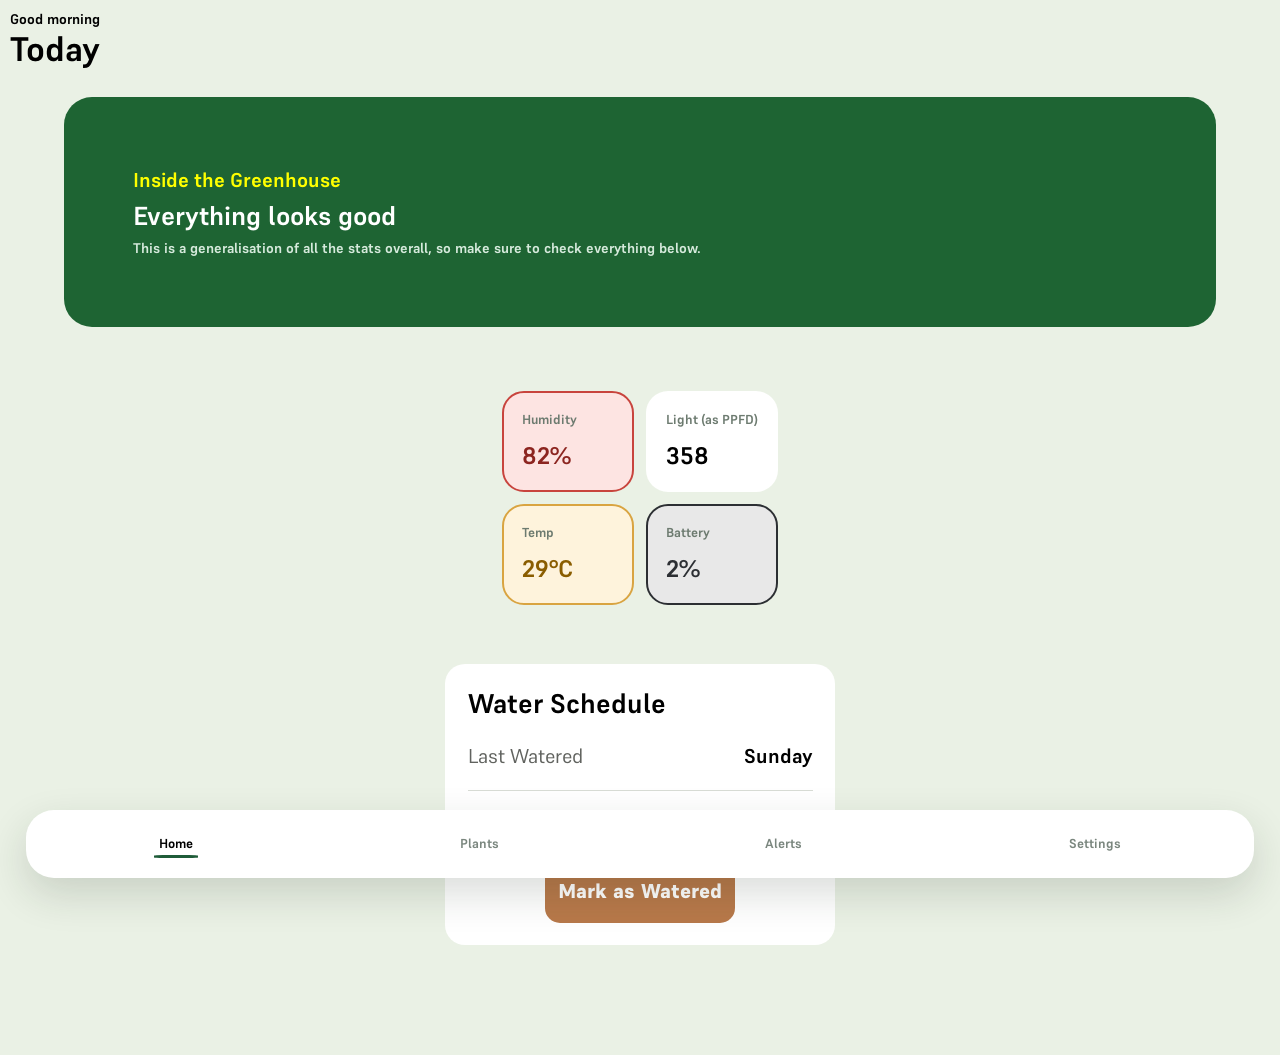
<file: index.html>
<!-- Home Page HTML -->

<!DOCTYPE html>
  <!-- Thank you to Fontshare™ for the font we used.
   https://www.fontshare.com/fonts/supreme -->

   <!-- And a special thanks to Jack Trebble for creating this beautiful app. -->
<html lang="en">
<head>
  <meta charset="UTF-8" />
  <meta name="viewport" content="width=device-width, initial-scale=1.0" />
  <title>WillGrow | Home</title>
  <link rel="stylesheet" href="style.css" />
  <link rel="stylesheet" href="supreme.css" />
  <script src="script.js"></script>
  <noscript>Sorry, but your browser does not support JavaScript!</noscript>
</head>
<body>
    <header class="app-header">
        <div>
            <p class="eyebrow">Good morning</p>
            <h1>Today</h1>
        </div>
    </header>

            <div class="hero-card-fitting">
          <section class="hero-card">
            <div>
              <p class="card-label">Inside the Greenhouse</p>
              <h2>Everything looks good</h2>
              <p class="card-text">
                This is a generalisation of all the stats overall, so make sure to check everything below.
              </p>
            </div>
          </section>
        </div>

    <main class="content">

        <!-- Greenhouse stats -->
        <section class="stats-grid">
            <div class="stat-card" id="humid-stat">
              <p>Humidity</p>
              <strong>82%</strong>
            </div>

            <div class="stat-card" id="light-stat">
              <p>Light (as PPFD)</p>
              <strong>358</strong>
            </div>

            <div class="stat-card" id="temp-stat">
              <p>Temp</p>
              <strong>29°C</strong>
            </div>

            <div class="stat-card" id="battery-stat">
              <p>Battery</p>
              <strong>2%</strong>
            </div>
        </section>

        <!-- Water Scheduler -->
        <section class="water-schedule">

          <h3><strong>Water Schedule</strong></h3>

          <div class="water-card">
            <p>Last Watered</p>
            <p class="water-date" id="last-watered">Sunday</p>
          </div>

          <hr>

          <div class="water-card">
            <p>Next Watering</p>
            <p class="water-date" id="next-water">Tomorrow</p>
          </div>

          <div id="water-btn-fit">
            <button class="water-btn" id="waterButton">
              <span class="label-dry">Mark as Watered</span>
              <span class="water-fill">
                <span class="label-wet">Watered</span>
              </span>
            </button>
          </div>

        </section>

    </main>
    
    <nav class="bottom-nav">
      <a class="nav-btn active"href="/index.html">Home</a>
      <a class="nav-btn" href="/page/plants/plants.html">Plants</a>
      <a class="nav-btn" href="/page/alerts/alerts.html">Alerts</a>
      <a class="nav-btn" href="/page/settings/settings.html">Settings</a>
    </nav>


</body>
</html>
</file>
<file: style.css>
/* Home Page CSS */

@media (prefers-reduced-motion: reduce) {
    * {
        animation: none !important;
        transition: none !important;
    }    
}


html,
body {
  margin: 0;
  min-height: 100% !important;

  color: black;

  user-select: none !important;
}

body {
  font-family: Supreme-Bold;
  background: #EAF1E5;

  display: flex;
  flex-direction: column;
  align-items: center;
  min-height: 100vh;
  justify-content: center;
}


 /* app header ==================*/
.app-header {
  align-self: flex-start;
  padding: 10px 0 30px 10px;

  display: flex;
  
  justify-content: space-between;
}

.eyebrow {
  margin: 0 0 4px;
  font-size: 14px;
  color: black;
}

h1 {
  font-family: Supreme-Bold;
  src: url('fonts/Supreme-Bold.woff2') format('woff2');
  margin: 0;
  font-size: 34px;
  line-height: 1;
  color: black;
}

.content {
  flex: 1;
  /* overflow-y: auto; */
  padding: 0 0px 110px;

  display: flex;
  flex-direction: column;
  gap: 18px;
}

/* app header end ============== */

.hero-card-fitting {
  width: 90%;
  margin-bottom: 5%;
}


/* Hero card */
.hero-card {
  background: #1E6433;
  color: white;
  border-radius: 28px;
  padding: 6%;
}

.card-label {
  margin: 0 0 8px;
  font-size: 20px;
  color: yellow;
}

.hero-card h2 {
  margin: 0 0 8px;
  font-size: 26px;
  line-height: 1.1;
}

.card-text {
  margin: 0;
  font-size: 14px;
  color: #d6eadc;
}


/* 
  Two-column card layout.
*/
.stats-grid {
  display: grid;
  grid-template-columns: 1fr 1fr;
  gap: 12px;
}

.stat-card {
  background: #ffffff;
  border-radius: 22px;
  padding: 18px;
}

.stat-card p {
  margin: 0 0 10px;
  font-size: 13px;
  color: #6d7b70;
}

.stat-card strong {
  font-size: 24px;
}

#humid-stat {
  background: #fde4e2;
  border: 2px solid #c8443d;
  color: #8c2520;
}

#temp-stat {
  background: #fef3dc;
  border: 2px solid #d9a441;
  color: #8a5d00;
}

#light-stat {
  background: #ffffff;
  border: 2px solid transparent;
}

#battery-stat {
  background: #e8e8e8;
  border: 2px solid #2c2f33;
  color: #2c2f33;
}


/* Water Scheduler */
.water-schedule {
  display: flex;
  align-items: flex-start;
  justify-content: center;
  flex-direction: column;
  margin-top: 15%;
  padding: 8%;

  background: #ffffff;
  border-radius: 20px;

  align-self: center;
  min-width: 125%;
}

.water-card {
  display: grid;
  grid-template-columns: 1fr auto;
  width: 100%;
  font-size: 20px;

  font-family: Supreme-Regular;
  src: url('../fonts/Supreme-Regular.woff2') format('woff2');
  color: #61635f;
}

hr {
  width: 100%;
  height: 1px;
  border: none;
  background: #d8dcd5;
  flex-shrink: 0;       
  align-self: stretch;  
  margin: 0;
  padding: 0;
}
.water-schedule h3 {
  margin: 0;
  font-size: 27px;
}

.water-date {
  font-family: Supreme-Bold;
  src: url('fonts/Supreme-bold.woff2') format('woff2');

  color: black;

  align-items: flex-start;
}


/* Water button */
#water-btn-fit {
  display: flex;
  justify-content: center;
  width: 100%;
}

.water-btn {
background: #B8794A;

  border: none;
  border-radius: 15px;

  color: white;
  font-size: 20px;
  font-family: Supreme-ExtraBold;
  src: url('fonts/Supreme-Extrabold.woff2') format('woff2');

  padding: 20px 40px;

  cursor: pointer;

  position: relative;
  overflow: hidden;

  width: 190px;
  height: 64px;
}

.label-dry {
  position: absolute;
  inset: 0;
  display: flex;
  align-items: center;
  justify-content: center;
  color: white;
  z-index: 1;
}

.water-fill {
  position: absolute;
  bottom: 0;
  left: 0;
  width: 100%;
  height: 0;
  background: #4a90d4;
  overflow: hidden;       /* clips the wet text to the water height */
  transition: height 0.8s ease-in-out;
  z-index: 2;
}

.label-wet {
  position: absolute;
  bottom: 0;
  left: 0;
  width: 240px;           /* same as button width */
  height: 64px;           /* same as button height */
  display: flex;
  align-items: center;
  justify-content: center;
  color: white;
  font-weight: 900;
}

/* 
  Bottom navigation bar
*/


.bottom-nav {
  position: fixed;
  bottom: 2.5%;
  left: 2%;
  right: 2%;

  height: 68px;
  border-radius: 28px;
  background: #ffffff;

  display: flex;
  align-items: center;
  justify-content: space-around;

  box-shadow: 0 16px 40px rgba(28, 44, 34, 0.16);
  z-index: 10;
}

.bottom-nav a {
  position: relative;
  text-decoration: none;
  color: #7a867e;
  font-size: 13px;
  font-weight: 700;
  padding: 5px 5px;
  cursor: pointer;
}

.bottom-nav a::after {
  content: "";
  position: absolute;
  bottom: 0;
  left: 0;
  width: 0;
  height: 3px;
  background: grey;
  border-radius: 20%;
  transition: width 0.3s ease, left 0.3s ease;
}

.bottom-nav a:hover::after {
  width: 100%;
  left: 0;
}

.bottom-nav a.active {
  color: black;
}

.bottom-nav a.active::after {
  width: 100%;
  background: #1f5c39;
}

main {
  padding-bottom: 68px;
  flex: 1;
}

.view-btn a:hover::after {
  color: yellow;
  /* transition: width 0.3s ease, left 0.3s ease; */
}
</file>
<file: supreme.css>
/**
* @license
*
* Font Family: Supreme
* Designed by: Jérémie Hornus, Ilya Naumoff
* URL: https://www.fontshare.com/fonts/supreme
* © 2026 Indian Type Foundry
*
* Supreme Thin 
* Supreme ThinItalic 
* Supreme Extralight 
* Supreme ExtralightItalic 
* Supreme Light 
* Supreme LightItalic 
* Supreme Regular 
* Supreme Italic 
* Supreme Medium 
* Supreme MediumItalic 
* Supreme Bold 
* Supreme BoldItalic 
* Supreme Extrabold 
* Supreme ExtraboldItalic 
* Supreme Variable (Variable font)
* Supreme VariableItalic (Variable font)

*
*/
@font-face {
  font-family: 'Supreme-Thin';
  src: url('../fonts/Supreme-Thin.woff2') format('woff2'),
       url('../fonts/Supreme-Thin.woff') format('woff'),
       url('../fonts/Supreme-Thin.ttf') format('truetype');
  font-weight: 100;
  font-display: swap;
  font-style: normal;
}
@font-face {
  font-family: 'Supreme-ThinItalic';
  src: url('../fonts/Supreme-ThinItalic.woff2') format('woff2'),
       url('../fonts/Supreme-ThinItalic.woff') format('woff'),
       url('../fonts/Supreme-ThinItalic.ttf') format('truetype');
  font-weight: 100;
  font-display: swap;
  font-style: italic;
}
@font-face {
  font-family: 'Supreme-Extralight';
  src: url('../fonts/Supreme-Extralight.woff2') format('woff2'),
       url('../fonts/Supreme-Extralight.woff') format('woff'),
       url('../fonts/Supreme-Extralight.ttf') format('truetype');
  font-weight: 200;
  font-display: swap;
  font-style: normal;
}
@font-face {
  font-family: 'Supreme-ExtralightItalic';
  src: url('../fonts/Supreme-ExtralightItalic.woff2') format('woff2'),
       url('../fonts/Supreme-ExtralightItalic.woff') format('woff'),
       url('../fonts/Supreme-ExtralightItalic.ttf') format('truetype');
  font-weight: 200;
  font-display: swap;
  font-style: italic;
}
@font-face {
  font-family: 'Supreme-Light';
  src: url('../fonts/Supreme-Light.woff2') format('woff2'),
       url('../fonts/Supreme-Light.woff') format('woff'),
       url('../fonts/Supreme-Light.ttf') format('truetype');
  font-weight: 300;
  font-display: swap;
  font-style: normal;
}
@font-face {
  font-family: 'Supreme-LightItalic';
  src: url('../fonts/Supreme-LightItalic.woff2') format('woff2'),
       url('../fonts/Supreme-LightItalic.woff') format('woff'),
       url('../fonts/Supreme-LightItalic.ttf') format('truetype');
  font-weight: 300;
  font-display: swap;
  font-style: italic;
}
@font-face {
  font-family: 'Supreme-Regular';
  src: url('../fonts/Supreme-Regular.woff2') format('woff2'),
       url('../fonts/Supreme-Regular.woff') format('woff'),
       url('../fonts/Supreme-Regular.ttf') format('truetype');
  font-weight: 400;
  font-display: swap;
  font-style: normal;
}
@font-face {
  font-family: 'Supreme-Italic';
  src: url('../fonts/Supreme-Italic.woff2') format('woff2'),
       url('../fonts/Supreme-Italic.woff') format('woff'),
       url('../fonts/Supreme-Italic.ttf') format('truetype');
  font-weight: 400;
  font-display: swap;
  font-style: italic;
}
@font-face {
  font-family: 'Supreme-Medium';
  src: url('../fonts/Supreme-Medium.woff2') format('woff2'),
       url('../fonts/Supreme-Medium.woff') format('woff'),
       url('../fonts/Supreme-Medium.ttf') format('truetype');
  font-weight: 500;
  font-display: swap;
  font-style: normal;
}
@font-face {
  font-family: 'Supreme-MediumItalic';
  src: url('../fonts/Supreme-MediumItalic.woff2') format('woff2'),
       url('../fonts/Supreme-MediumItalic.woff') format('woff'),
       url('../fonts/Supreme-MediumItalic.ttf') format('truetype');
  font-weight: 500;
  font-display: swap;
  font-style: italic;
}
@font-face {
  font-family: 'Supreme-Bold';
  src: url('../fonts/Supreme-Bold.woff2') format('woff2'),
       url('../fonts/Supreme-Bold.woff') format('woff'),
       url('../fonts/Supreme-Bold.ttf') format('truetype');
  font-weight: 700;
  font-display: swap;
  font-style: normal;
}
@font-face {
  font-family: 'Supreme-BoldItalic';
  src: url('../fonts/Supreme-BoldItalic.woff2') format('woff2'),
       url('../fonts/Supreme-BoldItalic.woff') format('woff'),
       url('../fonts/Supreme-BoldItalic.ttf') format('truetype');
  font-weight: 700;
  font-display: swap;
  font-style: italic;
}
@font-face {
  font-family: 'Supreme-Extrabold';
  src: url('../fonts/Supreme-Extrabold.woff2') format('woff2'),
       url('../fonts/Supreme-Extrabold.woff') format('woff'),
       url('../fonts/Supreme-Extrabold.ttf') format('truetype');
  font-weight: 800;
  font-display: swap;
  font-style: normal;
}
@font-face {
  font-family: 'Supreme-ExtraboldItalic';
  src: url('../fonts/Supreme-ExtraboldItalic.woff2') format('woff2'),
       url('../fonts/Supreme-ExtraboldItalic.woff') format('woff'),
       url('../fonts/Supreme-ExtraboldItalic.ttf') format('truetype');
  font-weight: 800;
  font-display: swap;
  font-style: italic;
}
/**
* This is a variable font
* You can control variable axes as shown below:
* font-variation-settings: wght 800.0;
*
* available axes:
'wght' (range from 100.0 to 800.0
*/
@font-face {
  font-family: 'Supreme-Variable';
  src: url('../fonts/Supreme-Variable.woff2') format('woff2'),
       url('../fonts/Supreme-Variable.woff') format('woff'),
       url('../fonts/Supreme-Variable.ttf') format('truetype');
  font-weight: 100 800;
  font-display: swap;
  font-style: normal;
}
/**
* This is a variable font
* You can control variable axes as shown below:
* font-variation-settings: wght 800.0;
*
* available axes:
'wght' (range from 100.0 to 800.0
*/
@font-face {
  font-family: 'Supreme-VariableItalic';
  src: url('../fonts/Supreme-VariableItalic.woff2') format('woff2'),
       url('../fonts/Supreme-VariableItalic.woff') format('woff'),
       url('../fonts/Supreme-VariableItalic.ttf') format('truetype');
  font-weight: 100 800;
  font-display: swap;
  font-style: italic;
}
</file>
